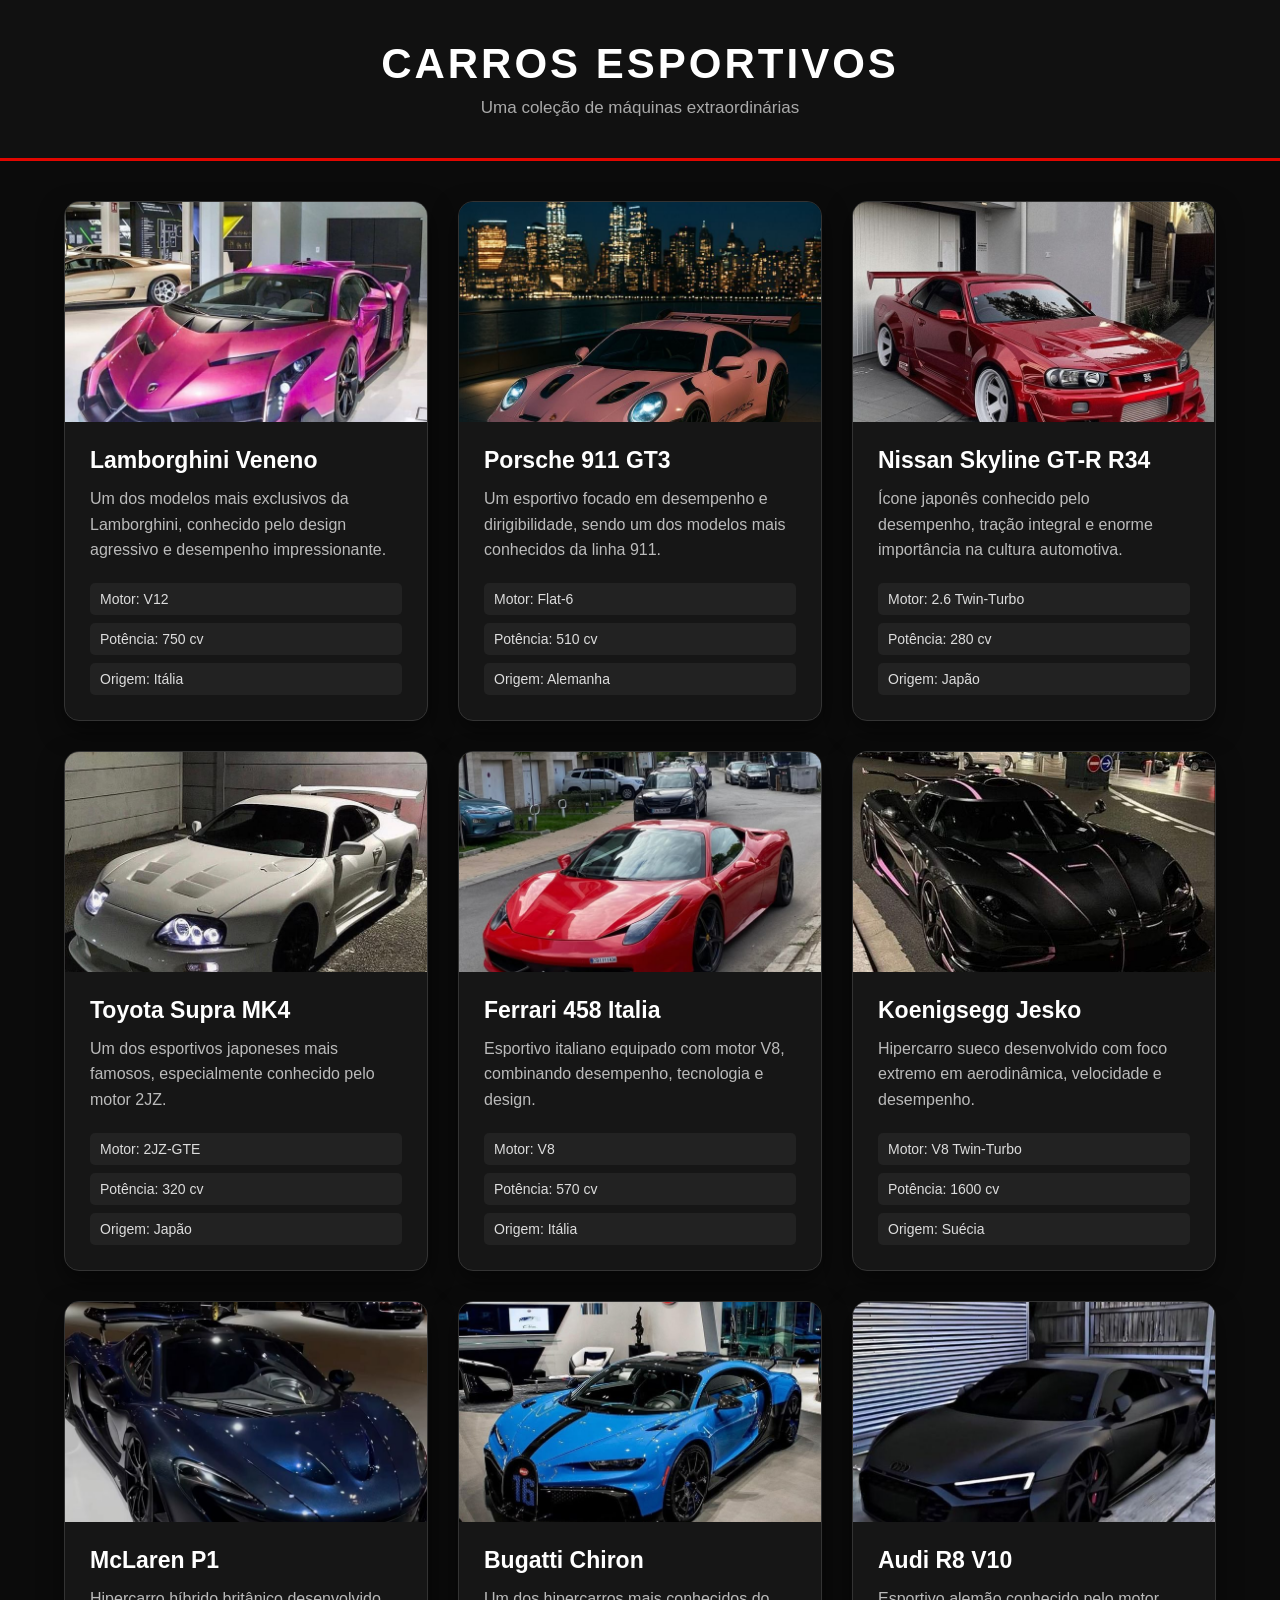
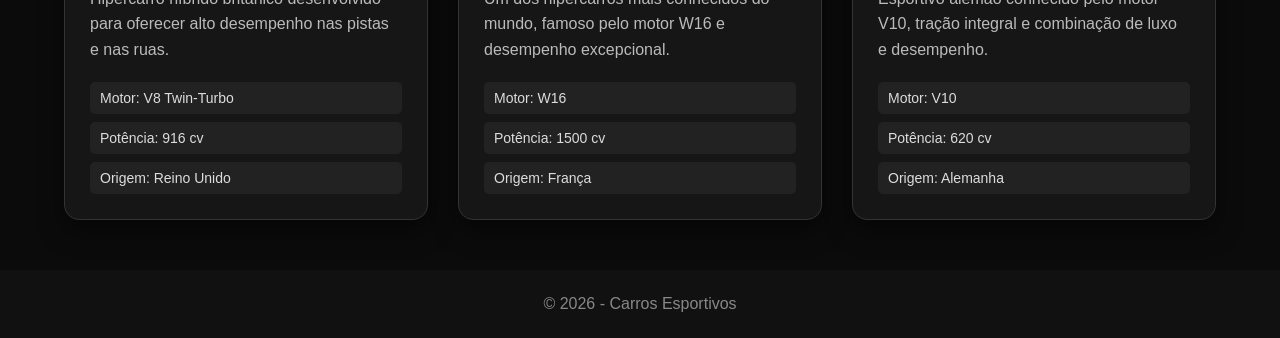
<file: carros-esportivos/index.html>
<!DOCTYPE html>
<html lang="pt-BR">

<head>
    <meta charset="UTF-8">
    <meta name="viewport" content="width=device-width, initial-scale=1.0">
    <title>Carros Esportivos</title>

    <link rel="stylesheet" href="estilo.css">
</head>

<body>

    <header>
        <h1>CARROS ESPORTIVOS</h1>
        <p>Uma coleção de máquinas extraordinárias</p>
    </header>

    <main>

        <section class="cards">

            <!-- Lamborghini -->
            <div class="card">
                <img src="imagens/veneno.jpg" alt="Lamborghini Veneno">

                <div class="card-conteudo">
                    <h2>Lamborghini Veneno</h2>

                    <p>
                        Um dos modelos mais exclusivos da Lamborghini,
                        conhecido pelo design agressivo e desempenho impressionante.
                    </p>

                    <div class="informacoes">
                        <span>Motor: V12</span>
                        <span>Potência: 750 cv</span>
                        <span>Origem: Itália</span>
                    </div>
                </div>
            </div>


            <!-- Porsche -->
            <div class="card">
                <img src="imagens/porsche.jpg" alt="Porsche 911 GT3">

                <div class="card-conteudo">
                    <h2>Porsche 911 GT3</h2>

                    <p>
                        Um esportivo focado em desempenho e dirigibilidade,
                        sendo um dos modelos mais conhecidos da linha 911.
                    </p>

                    <div class="informacoes">
                        <span>Motor: Flat-6</span>
                        <span>Potência: 510 cv</span>
                        <span>Origem: Alemanha</span>
                    </div>
                </div>
            </div>


            <!-- Skyline -->
            <div class="card">
                <img src="imagens/skyline.jpg" alt="Nissan Skyline GT-R R34">

                <div class="card-conteudo">
                    <h2>Nissan Skyline GT-R R34</h2>

                    <p>
                        Ícone japonês conhecido pelo desempenho, tração integral
                        e enorme importância na cultura automotiva.
                    </p>

                    <div class="informacoes">
                        <span>Motor: 2.6 Twin-Turbo</span>
                        <span>Potência: 280 cv</span>
                        <span>Origem: Japão</span>
                    </div>
                </div>
            </div>


            <!-- Supra -->
            <div class="card">
                <img src="imagens/supra.jpg" alt="Toyota Supra MK4">

                <div class="card-conteudo">
                    <h2>Toyota Supra MK4</h2>

                    <p>
                        Um dos esportivos japoneses mais famosos,
                        especialmente conhecido pelo motor 2JZ.
                    </p>

                    <div class="informacoes">
                        <span>Motor: 2JZ-GTE</span>
                        <span>Potência: 320 cv</span>
                        <span>Origem: Japão</span>
                    </div>
                </div>
            </div>


            <!-- Ferrari -->
            <div class="card">
                <img src="imagens/ferrari.jpg" alt="Ferrari 458 Italia">

                <div class="card-conteudo">
                    <h2>Ferrari 458 Italia</h2>

                    <p>
                        Esportivo italiano equipado com motor V8,
                        combinando desempenho, tecnologia e design.
                    </p>

                    <div class="informacoes">
                        <span>Motor: V8</span>
                        <span>Potência: 570 cv</span>
                        <span>Origem: Itália</span>
                    </div>
                </div>
            </div>


            <!-- Koenigsegg -->
            <div class="card">
                <img src="imagens/jesko.jpg" alt="Koenigsegg Jesko">

                <div class="card-conteudo">
                    <h2>Koenigsegg Jesko</h2>

                    <p>
                        Hipercarro sueco desenvolvido com foco extremo
                        em aerodinâmica, velocidade e desempenho.
                    </p>

                    <div class="informacoes">
                        <span>Motor: V8 Twin-Turbo</span>
                        <span>Potência: 1600 cv</span>
                        <span>Origem: Suécia</span>
                    </div>
                </div>
            </div>


            <!-- McLaren -->
            <div class="card">
                <img src="imagens/mclaren.jpg" alt="McLaren P1">

                <div class="card-conteudo">
                    <h2>McLaren P1</h2>

                    <p>
                        Hipercarro híbrido britânico desenvolvido
                        para oferecer alto desempenho nas pistas e nas ruas.
                    </p>

                    <div class="informacoes">
                        <span>Motor: V8 Twin-Turbo</span>
                        <span>Potência: 916 cv</span>
                        <span>Origem: Reino Unido</span>
                    </div>
                </div>
            </div>


            <!-- Bugatti -->
            <div class="card">
                <img src="imagens/bugatti.jpg" alt="Bugatti Chiron">

                <div class="card-conteudo">
                    <h2>Bugatti Chiron</h2>

                    <p>
                        Um dos hipercarros mais conhecidos do mundo,
                        famoso pelo motor W16 e desempenho excepcional.
                    </p>

                    <div class="informacoes">
                        <span>Motor: W16</span>
                        <span>Potência: 1500 cv</span>
                        <span>Origem: França</span>
                    </div>
                </div>
            </div>


            <!-- Audi -->
            <div class="card">
                <img src="imagens/audi.jpg" alt="Audi R8 V10">

                <div class="card-conteudo">
                    <h2>Audi R8 V10</h2>

                    <p>
                        Esportivo alemão conhecido pelo motor V10,
                        tração integral e combinação de luxo e desempenho.
                    </p>

                    <div class="informacoes">
                        <span>Motor: V10</span>
                        <span>Potência: 620 cv</span>
                        <span>Origem: Alemanha</span>
                    </div>
                </div>
            </div>

        </section>

    </main>

    <footer>
        <p>© 2026 - Carros Esportivos</p>
    </footer>

</body>
</html>
</file>
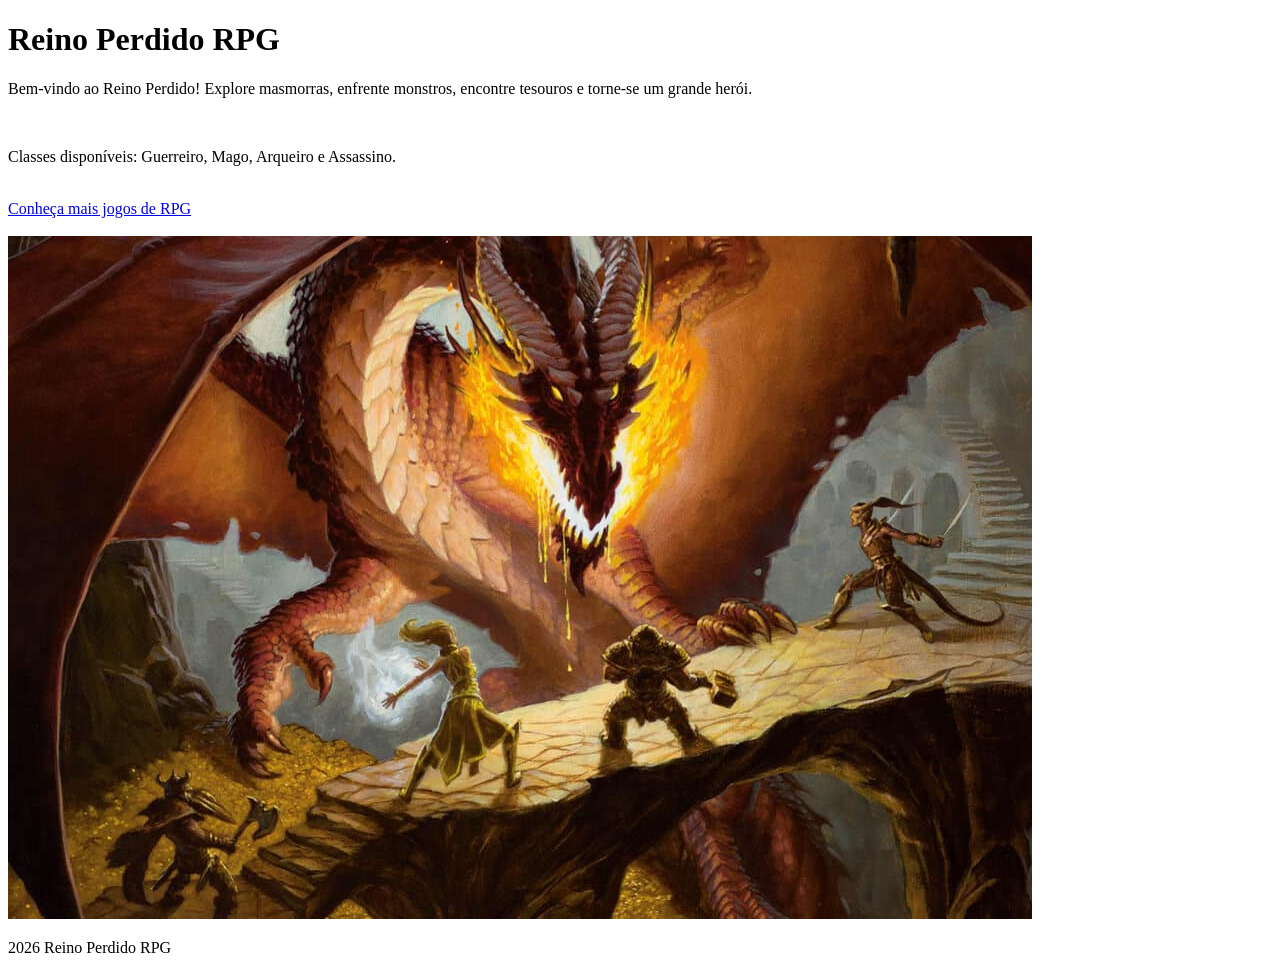
<file: aula1_3_bi.html/Untitled-1.html>
<!DOCTYPE html>
<html lang="pt-br">

<head>
    <meta charset="UTF-8">
    <title>Reino Perdido RPG</title>
</head>

<body>

    <header>
        <h1>Reino Perdido RPG</h1>
    </header>

    <main>

        <p>
            Bem-vindo ao Reino Perdido! Explore masmorras, enfrente monstros,
            encontre tesouros e torne-se um grande herói.
        </p>

        <br>

        <p>
            Classes disponíveis:
            Guerreiro,
            Mago,
            Arqueiro e
            Assassino.
        </p>

        <br>

        <a href="https://store.steampowered.com/category/rpg/">
            Conheça mais jogos de RPG
        </a>

        <br><br>

        <img src="rpg.jpg" alt="Imagem do jogo">

    </main>

    <footer>
        <p>2026 Reino Perdido RPG</p>
    </footer>

</body>

</html>
</file>
<file: carros-esportivos/estilo.css>
* {
    box-sizing: border-box;
    margin: 0;
    padding: 0;
}

body {
    font-family: Arial, Helvetica, sans-serif;
    background-color: #0b0b0b;
    color: white;
}


/* HEADER */

header {
    background-color: #111111;
    text-align: center;

    padding: 40px 20px;

    border-bottom: 3px solid #e10600;
}

header h1 {
    font-size: 42px;
    margin-bottom: 10px;
    letter-spacing: 3px;
}

header p {
    color: #aaaaaa;
    font-size: 17px;
}


/* ÁREA PRINCIPAL */

main {
    width: 90%;
    max-width: 1300px;

    margin: 40px auto;
}


/* CARDS */

.cards {
    display: grid;

    grid-template-columns: repeat(3, 1fr);

    gap: 30px;
}


/* CARD */

.card {
    background-color: #161616;

    border: 1px solid #333333;

    border-radius: 15px;

    overflow: hidden;

    box-shadow: 0 10px 25px rgba(0, 0, 0, 0.5);

    transition: 0.3s;
}


/* EFEITO AO PASSAR O MOUSE */

.card:hover {
    transform: translateY(-8px);

    border-color: #e10600;

    box-shadow: 0 15px 35px rgba(225, 6, 0, 0.25);
}


/* IMAGEM */

.card img {
    width: 100%;
    height: 220px;

    object-fit: cover;

    display: block;
}


/* CONTEÚDO */

.card-conteudo {
    padding: 25px;
}


.card h2 {
    font-size: 23px;

    margin-bottom: 12px;

    color: #ffffff;
}


.card p {
    color: #bbbbbb;

    line-height: 1.6;

    margin-bottom: 20px;
}


/* INFORMAÇÕES */

.informacoes {
    display: flex;

    flex-direction: column;

    gap: 8px;
}


.informacoes span {
    background-color: #222222;

    padding: 8px 10px;

    border-radius: 5px;

    font-size: 14px;

    color: #dddddd;
}


/* FOOTER */

footer {
    text-align: center;

    background-color: #111111;

    padding: 25px;

    margin-top: 50px;

    color: #888888;
}


/* RESPONSIVIDADE */

@media (max-width: 900px) {

    .cards {
        grid-template-columns: repeat(2, 1fr);
    }

}


@media (max-width: 600px) {

    .cards {
        grid-template-columns: 1fr;
    }

    header h1 {
        font-size: 30px;
    }

}
</file>
